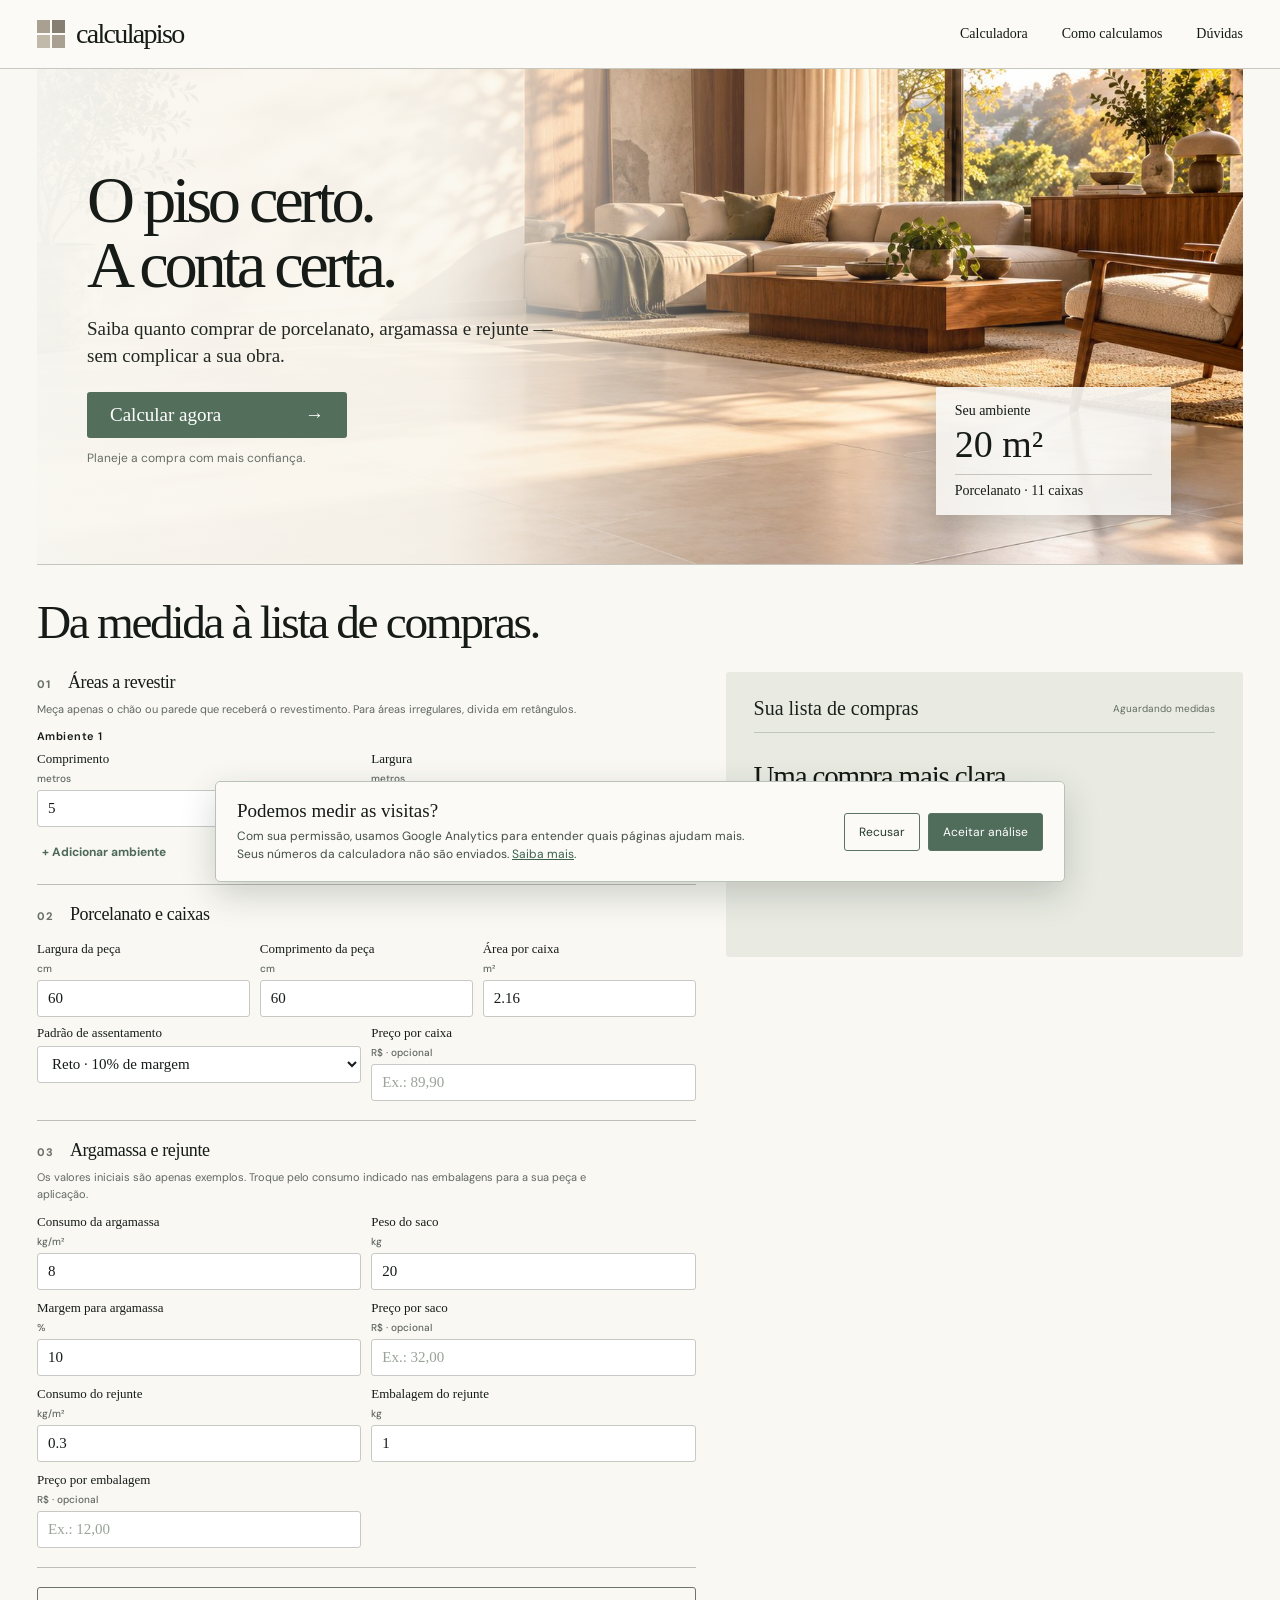
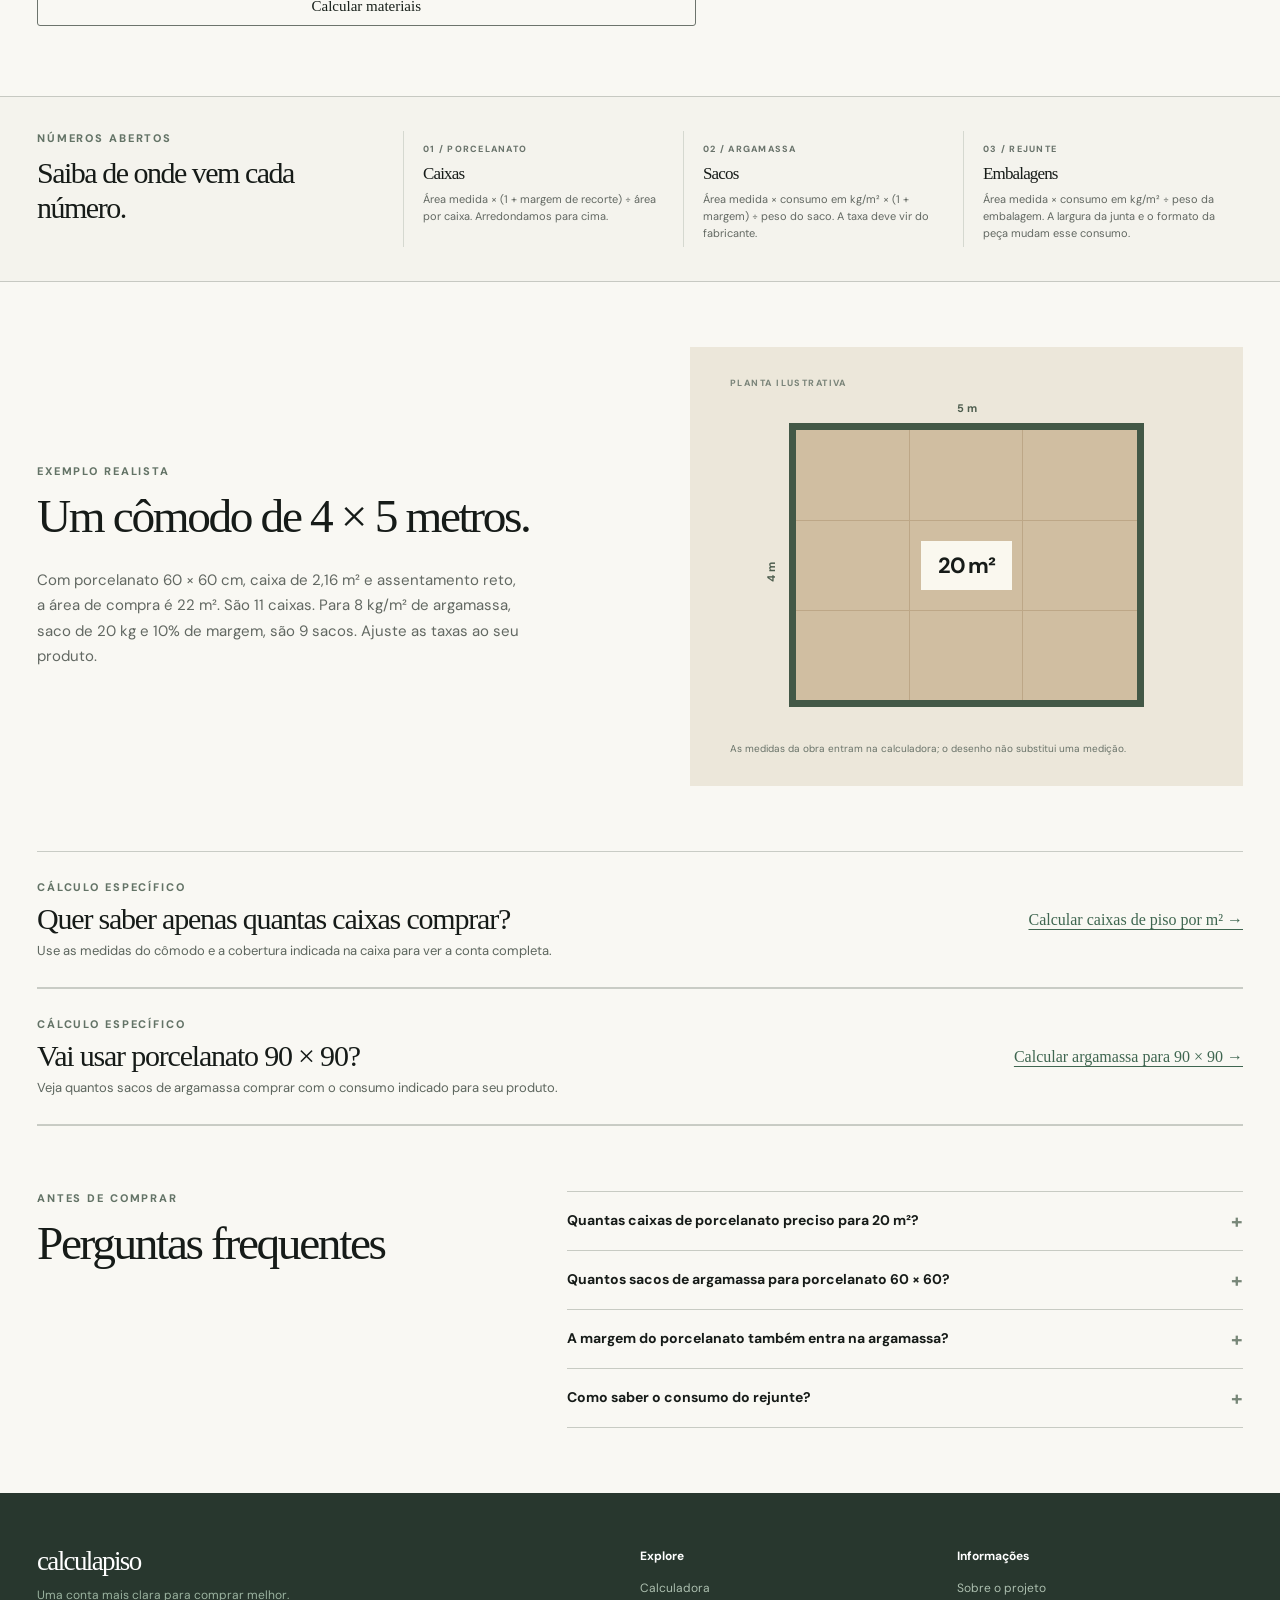
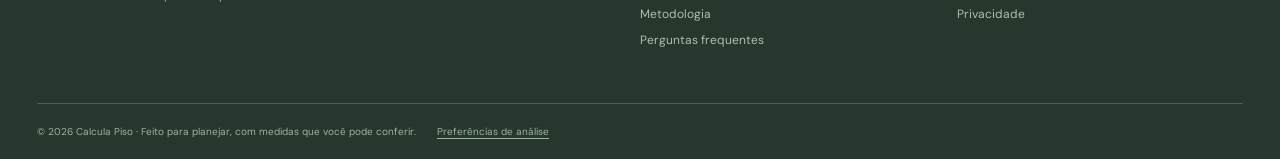
<file: index.html>
<!doctype html>
<html lang="pt-BR">
<head>
  <meta charset="utf-8"><meta name="viewport" content="width=device-width,initial-scale=1"><meta name="theme-color" content="#f5f3ed">
  <meta name="description" content="Calcule caixas de porcelanato, sacos de argamassa, rejunte e custo para sua obra. Simulador grátis com várias áreas, medidas reais e fórmulas transparentes.">
  <meta property="og:type" content="website"><meta property="og:locale" content="pt_BR"><meta property="og:title" content="Calculadora de Porcelanato | Calcula Piso"><meta property="og:description" content="Meça seus ambientes e monte uma lista de compra de porcelanato, argamassa e rejunte.">
  <script type="application/ld+json">{"@context":"https://schema.org","@type":"WebApplication","name":"Calcula Piso","applicationCategory":"UtilitiesApplication","operatingSystem":"Any","inLanguage":"pt-BR","isAccessibleForFree":true,"description":"Calculadora de porcelanato, argamassa e rejunte para planejamento de compra."}</script>
  <link rel="canonical" href="https://calcula-piso.vercel.app/"><meta property="og:url" content="https://calcula-piso.vercel.app/"><meta property="og:image" content="https://calcula-piso.vercel.app/hero-room.jpg"><meta name="twitter:card" content="summary_large_image"><link rel="preload" as="image" href="/hero-room.jpg"><title>Calculadora de Porcelanato: caixas, argamassa e rejunte | Calcula Piso</title>
  <link rel="icon" href="/favicon.svg" type="image/svg+xml"><link rel="stylesheet" href="/style.css"><link rel="stylesheet" href="/redesign.css"><script defer src="/analytics.js"></script><script defer src="/app.js"></script>
</head>
<body>
  <a class="skip-link" href="#calculadora">Pular para a calculadora</a>
  <header class="site-header"><div class="shell header-inner"><a class="logo" href="/" aria-label="Calcula Piso, página inicial"><span class="logo-mark" aria-hidden="true"><i></i><i></i><i></i><i></i></span><span>calcula<span class="logo-accent">piso</span><small>obra sem achismo</small></span></a><nav aria-label="Navegação principal"><a href="#calculadora">Calculadora</a><a href="#metodo">Como calculamos</a><a href="#duvidas">Dúvidas</a></nav><a class="nav-cta" href="#calculadora">Começar cálculo <span aria-hidden="true">↗</span></a></div></header>
  <main>
    <section class="hero shell" aria-labelledby="hero-title"><div class="hero-copy"><h1 id="hero-title">O piso certo.<br><em>A conta certa.</em></h1><p>Saiba quanto comprar de porcelanato, argamassa e rejunte — sem complicar a sua obra.</p><div class="hero-actions"><a class="primary-link" href="#calculadora">Calcular agora <span aria-hidden="true">→</span></a></div><div class="hero-proof">Planeje a compra com mais confiança.</div></div><div class="hero-sample" aria-hidden="true"><span>Seu ambiente</span><strong>20 m²</strong><small>Porcelanato · 11 caixas</small></div></section>
    <section class="tool-section shell" id="calculadora" aria-labelledby="tool-title"><div class="section-intro"><div><h2 id="tool-title">Da medida à lista de compras.</h2></div></div><div class="tool-layout">
      <form id="calculator" novalidate><fieldset class="form-block"><legend><span>01</span> Áreas a revestir</legend><p class="field-help">Meça apenas o chão ou parede que receberá o revestimento. Para áreas irregulares, divida em retângulos.</p><div id="rooms"></div><button class="text-button" type="button" id="add-room">+ Adicionar ambiente</button></fieldset>
        <fieldset class="form-block"><legend><span>02</span> Porcelanato e caixas</legend><div class="field-grid three"><label>Largura da peça <small>cm</small><input id="tile-width" type="number" inputmode="decimal" min="1" max="300" step="0.1" value="60" required></label><label>Comprimento da peça <small>cm</small><input id="tile-length" type="number" inputmode="decimal" min="1" max="300" step="0.1" value="60" required></label><label>Área por caixa <small>m²</small><input id="box-area" type="number" inputmode="decimal" min="0.01" max="100" step="0.01" value="2.16" required></label></div><div class="field-grid two"><label>Padrão de assentamento<select id="layout"><option value="10">Reto · 10% de margem</option><option value="15">Diagonal · 15% de margem</option><option value="20">Muitos recortes · 20% de margem</option></select></label><label>Preço por caixa <small>R$ · opcional</small><input id="box-price" type="number" inputmode="decimal" min="0" step="0.01" placeholder="Ex.: 89,90"></label></div></fieldset>
        <fieldset class="form-block"><legend><span>03</span> Argamassa e rejunte</legend><p class="field-help">Os valores iniciais são apenas exemplos. Troque pelo consumo indicado nas embalagens para a sua peça e aplicação.</p><div class="field-grid two"><label>Consumo da argamassa <small>kg/m²</small><input id="mortar-rate" type="number" inputmode="decimal" min="0.1" max="50" step="0.1" value="8" required></label><label>Peso do saco <small>kg</small><input id="mortar-bag" type="number" inputmode="decimal" min="0.1" max="100" step="0.1" value="20" required></label><label>Margem para argamassa <small>%</small><input id="mortar-loss" type="number" inputmode="decimal" min="0" max="100" step="1" value="10" required></label><label>Preço por saco <small>R$ · opcional</small><input id="mortar-price" type="number" inputmode="decimal" min="0" step="0.01" placeholder="Ex.: 32,00"></label><label>Consumo do rejunte <small>kg/m²</small><input id="grout-rate" type="number" inputmode="decimal" min="0.01" max="10" step="0.01" value="0.3" required></label><label>Embalagem do rejunte <small>kg</small><input id="grout-pack" type="number" inputmode="decimal" min="0.1" max="50" step="0.1" value="1" required></label><label>Preço por embalagem <small>R$ · opcional</small><input id="grout-price" type="number" inputmode="decimal" min="0" step="0.01" placeholder="Ex.: 12,00"></label></div></fieldset><p class="form-error" id="form-error" role="alert" hidden></p><button class="calculate-button" type="submit">Calcular materiais <span aria-hidden="true">↗</span></button></form>
      <aside class="results" aria-live="polite" aria-labelledby="results-title"><div class="results-head"><span>Sua lista de compras</span><span class="results-status" id="results-status">Aguardando medidas</span></div><h3 id="results-title">Uma compra mais clara.</h3><p class="results-lead" id="results-lead">Preencha os campos ao lado e veja quanto comprar.</p><div id="results-content" hidden><div class="result-feature"><span>Área medida</span><strong id="area-result">—</strong><small id="purchase-area">—</small></div><div class="result-list"><div><span><b>▦</b> Porcelanato</span><strong id="boxes-result">—</strong><small id="boxes-detail">—</small></div><div><span><b>◧</b> Argamassa</span><strong id="mortar-result">—</strong><small id="mortar-detail">—</small></div><div><span><b>◉</b> Rejunte</span><strong id="grout-result">—</strong><small id="grout-detail">—</small></div></div><div class="estimated-cost" id="cost-row" hidden><span>Total estimado</span><strong id="cost-result">—</strong></div><p class="result-note" id="result-note">Quantidade estimada. Confira o rendimento e a indicação de uso nas embalagens antes de comprar.</p><div class="result-actions"><button type="button" id="copy-result">Copiar lista</button><button type="button" id="print-result">Imprimir</button></div></div></aside>
    </div></section>
    <section class="method-section" id="metodo"><div class="shell method-grid"><div><p class="overline">Números abertos</p><h2>Saiba de onde vem cada número.</h2><p>Uma boa estimativa começa na embalagem. Nossa ferramenta faz as contas e arredonda a compra para caixas e sacos inteiros.</p><a href="#calculadora">Voltar à calculadora <span aria-hidden="true">↗</span></a></div><div class="method-cards"><article><span>01 / PORCELANATO</span><h3>Caixas</h3><p>Área medida × (1 + margem de recorte) ÷ área por caixa. Arredondamos para cima.</p></article><article><span>02 / ARGAMASSA</span><h3>Sacos</h3><p>Área medida × consumo em kg/m² × (1 + margem) ÷ peso do saco. A taxa deve vir do fabricante.</p></article><article><span>03 / REJUNTE</span><h3>Embalagens</h3><p>Área medida × consumo em kg/m² ÷ peso da embalagem. A largura da junta e o formato da peça mudam esse consumo.</p></article></div></div></section>
    <section class="example-section shell"><div class="example-intro"><p class="overline">Exemplo realista</p><h2>Um cômodo de 4 × 5 metros.</h2><p>Com porcelanato 60 × 60 cm, caixa de 2,16 m² e assentamento reto, a área de compra é 22 m². São 11 caixas. Para 8 kg/m² de argamassa, saco de 20 kg e 10% de margem, são 9 sacos. Ajuste as taxas ao seu produto.</p></div><div class="example-visual"><div class="plan-label">PLANTA ILUSTRATIVA</div><div class="room-plan"><span class="top-measure">5 m</span><span class="side-measure">4 m</span><div class="plan-grid"></div><strong>20 m²</strong></div><span class="example-caption">As medidas da obra entram na calculadora; o desenho não substitui uma medição.</span></div></section>
    <section class="shell related-tool"><div><p class="overline">Cálculo específico</p><h2>Quer saber apenas quantas caixas comprar?</h2><p>Use as medidas do cômodo e a cobertura indicada na caixa para ver a conta completa.</p></div><a href="/quantas-caixas-de-piso">Calcular caixas de piso por m² →</a></section>
    <section class="shell related-tool"><div><p class="overline">Cálculo específico</p><h2>Vai usar porcelanato 90 × 90?</h2><p>Veja quantos sacos de argamassa comprar com o consumo indicado para seu produto.</p></div><a href="/argamassa-porcelanato-90x90">Calcular argamassa para 90 × 90 →</a></section>
    <section class="faq-section shell" id="duvidas"><div><p class="overline">Antes de comprar</p><h2>Perguntas frequentes</h2></div><div class="faq-list"><details><summary>Quantas caixas de porcelanato preciso para 20 m²?</summary><p>Depende da cobertura de cada caixa e da margem para cortes. Com uma caixa de 2,16 m² e margem de 10%, a compra é de 22 m²: 22 ÷ 2,16 = 10,19, arredondando para 11 caixas.</p></details><details><summary>Quantos sacos de argamassa para porcelanato 60 × 60?</summary><p>O tamanho da peça sozinho não define o consumo. Consulte a ficha técnica da argamassa para o método de assentamento. No exemplo de 20 m², 8 kg/m², 10% de margem e sacos de 20 kg, são 176 kg ou 9 sacos.</p></details><details><summary>A margem do porcelanato também entra na argamassa?</summary><p>Não. A margem das caixas cobre recortes e quebras das peças. A argamassa tem sua própria margem para perdas de aplicação.</p></details><details><summary>Como saber o consumo do rejunte?</summary><p>Procure a tabela do fabricante. O consumo muda com o tamanho e a espessura da peça, a largura da junta e o tipo de rejunte. Digite na calculadora o valor em kg/m² indicado para o seu caso.</p></details></div></section>
  </main><footer class="site-footer"><div class="shell footer-grid"><div><a class="logo footer-logo" href="/">calculapiso</a><p>Uma conta mais clara para comprar melhor.</p></div><div><strong>Explore</strong><a href="#calculadora">Calculadora</a><a href="#metodo">Metodologia</a><a href="#duvidas">Perguntas frequentes</a></div><div><strong>Informações</strong><a href="/sobre">Sobre o projeto</a><a href="/privacidade">Privacidade</a></div></div><div class="shell footer-bottom">© <span id="year">2026</span> Calcula Piso · Feito para planejar, com medidas que você pode conferir.</div></footer>
</body></html>
</file>
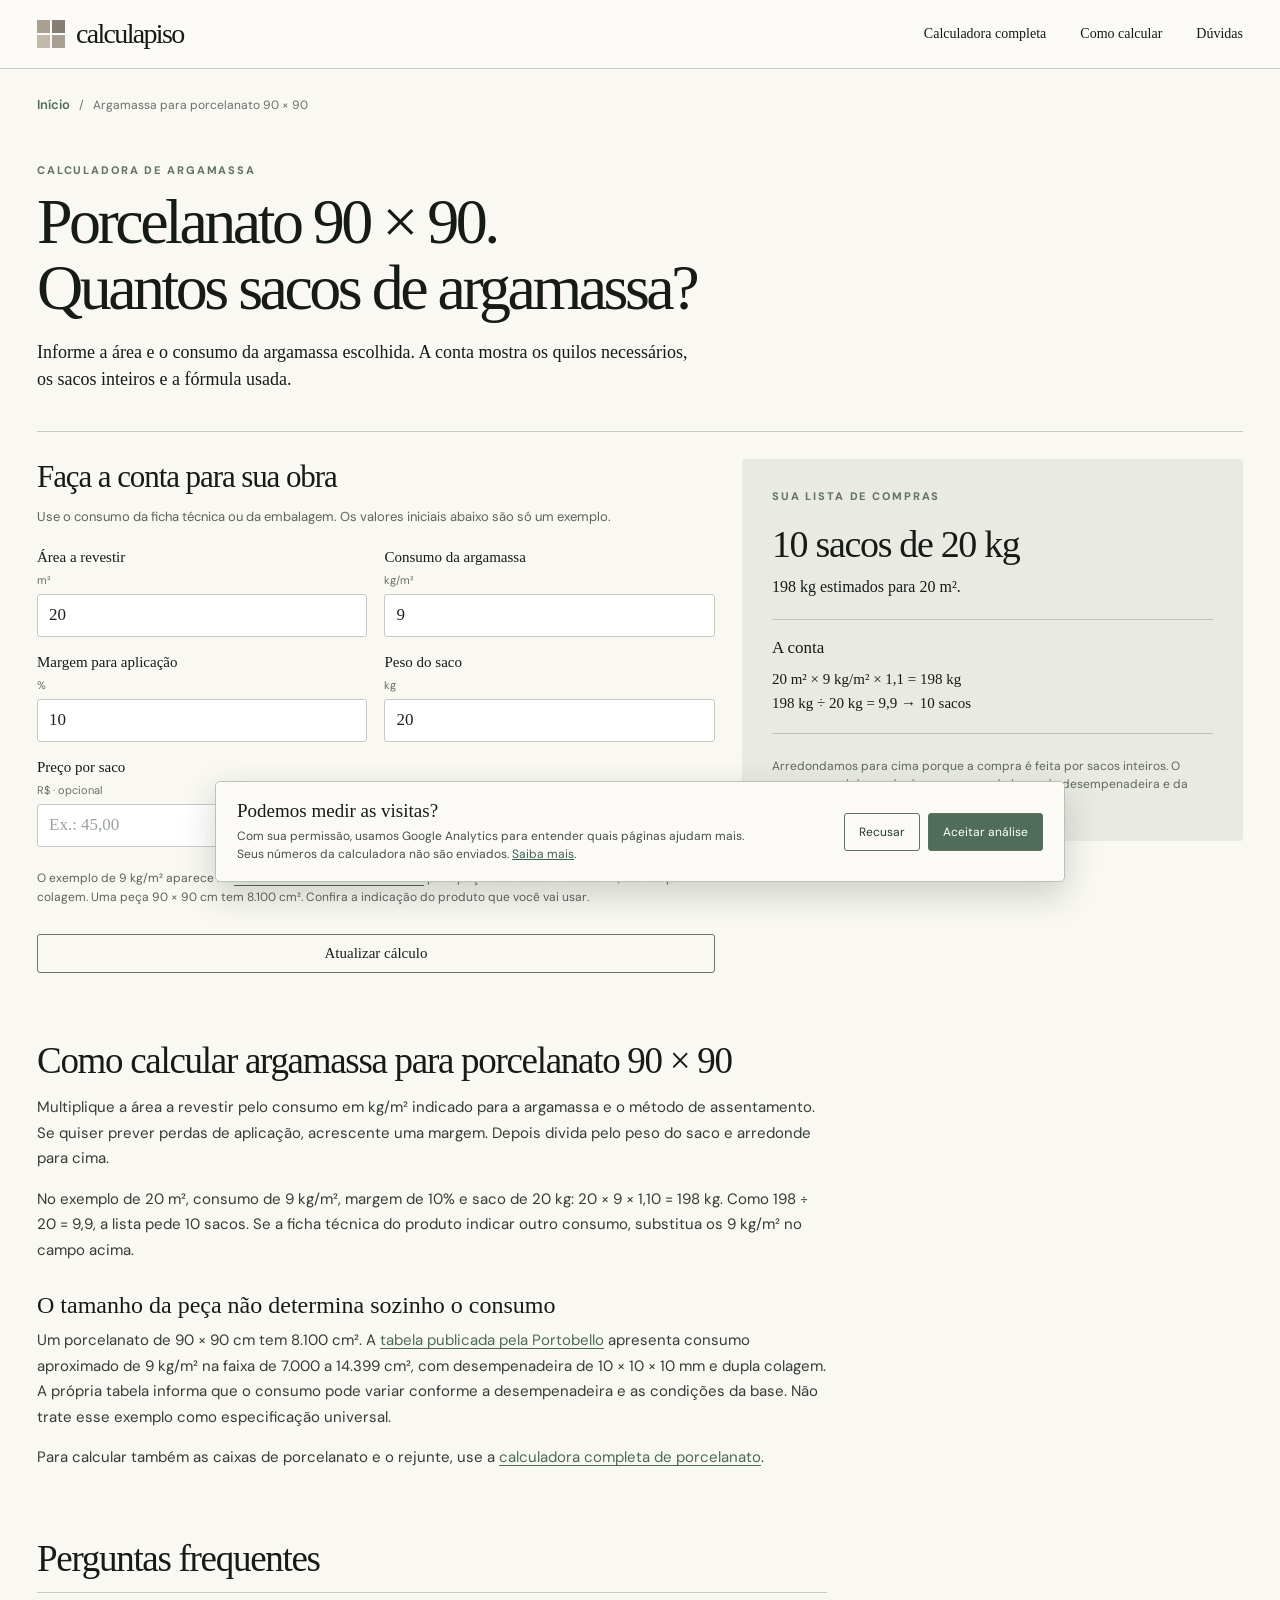
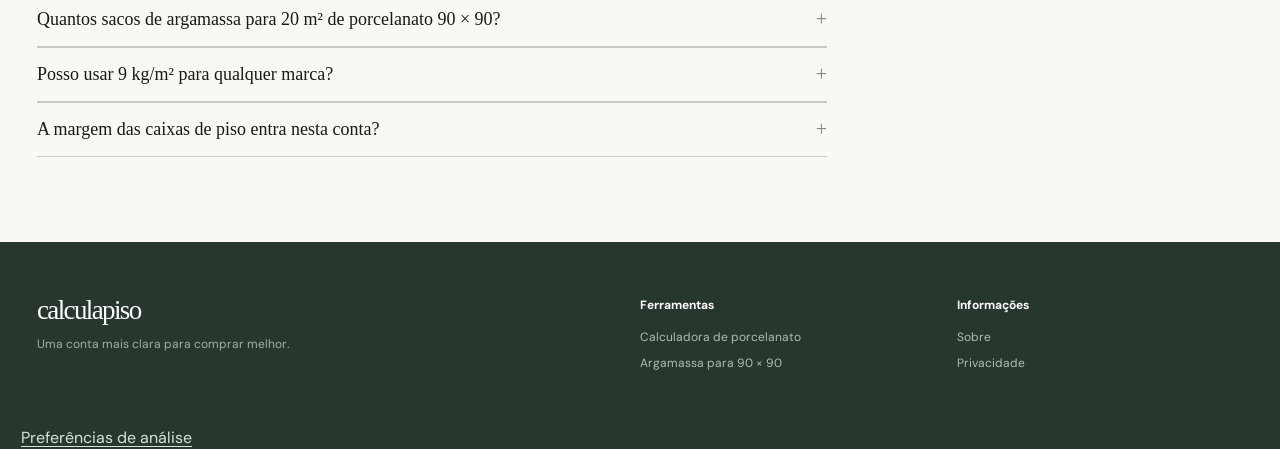
<file: argamassa-porcelanato-90x90.html>
<!doctype html>
<html lang="pt-BR">
<head>
  <meta charset="utf-8">
  <meta name="viewport" content="width=device-width,initial-scale=1">
  <meta name="theme-color" content="#f9f8f3">
  <meta name="description" content="Calcule quantos sacos de argamassa comprar para porcelanato 90 × 90 cm. Ajuste a área, o consumo indicado pelo fabricante, a margem e o peso do saco.">
  <link rel="canonical" href="https://calcula-piso.vercel.app/argamassa-porcelanato-90x90">
  <meta property="og:type" content="website">
  <meta property="og:locale" content="pt_BR">
  <meta property="og:title" content="Argamassa para porcelanato 90 × 90: quantos sacos comprar?">
  <meta property="og:description" content="Faça a conta com o consumo do seu produto e veja a quantidade de sacos inteiros.">
  <meta property="og:url" content="https://calcula-piso.vercel.app/argamassa-porcelanato-90x90">
  <script type="application/ld+json">{"@context":"https://schema.org","@type":"WebApplication","name":"Calculadora de argamassa para porcelanato 90 × 90","applicationCategory":"UtilitiesApplication","operatingSystem":"Any","inLanguage":"pt-BR","isAccessibleForFree":true,"description":"Estima sacos de argamassa para porcelanato 90 × 90 cm com consumo editável."}</script>
  <title>Argamassa para Porcelanato 90 × 90: Quantos Sacos? | Calcula Piso</title>
  <link rel="icon" href="/favicon.svg" type="image/svg+xml">
  <link rel="stylesheet" href="/style.css">
  <link rel="stylesheet" href="/redesign.css"><script defer src="/analytics.js"></script>
  <script defer src="/argamassa-90x90.js"></script>
</head>
<body>
  <a class="skip-link" href="#calculadora-argamassa">Pular para a calculadora</a>
  <header class="site-header"><div class="shell header-inner"><a class="logo" href="/" aria-label="Calcula Piso, página inicial"><span class="logo-mark" aria-hidden="true"><i></i><i></i><i></i><i></i></span><span>calcula<span class="logo-accent">piso</span></span></a><nav aria-label="Navegação principal"><a href="/#calculadora">Calculadora completa</a><a href="#como-calcular">Como calcular</a><a href="#perguntas">Dúvidas</a></nav></div></header>
  <main class="shell specialty-page">
    <nav class="breadcrumb" aria-label="Você está aqui"><a href="/">Início</a><span aria-hidden="true">/</span><span>Argamassa para porcelanato 90 × 90</span></nav>
    <header class="specialty-intro"><p class="overline">Calculadora de argamassa</p><h1>Porcelanato 90 × 90.<br>Quantos sacos de argamassa?</h1><p>Informe a área e o consumo da argamassa escolhida. A conta mostra os quilos necessários, os sacos inteiros e a fórmula usada.</p></header>
    <div class="specialty-grid" id="calculadora-argamassa">
      <form id="mortar-form" class="specialty-form" novalidate>
        <h2>Faça a conta para sua obra</h2>
        <p>Use o consumo da ficha técnica ou da embalagem. Os valores iniciais abaixo são só um exemplo.</p>
        <div class="specialty-fields">
          <label>Área a revestir <span>m²</span><input id="area" type="number" inputmode="decimal" min="0.01" max="100000" step="0.01" value="20" required></label>
          <label>Consumo da argamassa <span>kg/m²</span><input id="rate" type="number" inputmode="decimal" min="0.1" max="50" step="0.1" value="9" required></label>
          <label>Margem para aplicação <span>%</span><input id="loss" type="number" inputmode="decimal" min="0" max="100" step="1" value="10" required></label>
          <label>Peso do saco <span>kg</span><input id="bag" type="number" inputmode="decimal" min="0.1" max="100" step="0.1" value="20" required></label>
          <label>Preço por saco <span>R$ · opcional</span><input id="price" type="number" inputmode="decimal" min="0" max="100000" step="0.01" placeholder="Ex.: 45,00"></label>
        </div>
        <p class="field-help">O exemplo de 9 kg/m² aparece na <a href="https://www.portobello.com.br/produtos/abrir/6321/catalogo_final_argamassa_rejuntes_eng_web.pdf">tabela de consumo da Portobello</a> para peças de 7.000 a 14.399 cm², com dupla colagem. Uma peça 90 × 90 cm tem 8.100 cm². Confira a indicação do produto que você vai usar.</p>
        <p class="form-error" id="mortar-error" role="alert" hidden></p>
        <button class="calculate-button" type="submit">Atualizar cálculo</button>
      </form>
      <section class="specialty-result" aria-live="polite" aria-labelledby="answer-title">
        <p class="overline">Sua lista de compras</p><h2 id="answer-title"><span id="bags">10</span> sacos de <span id="bag-size">20</span> kg</h2>
        <p id="weight">198 kg estimados para 20 m².</p>
        <div class="answer-math"><strong>A conta</strong><span id="formula">20 m² × 9 kg/m² × 1,10 = 198 kg<br>198 kg ÷ 20 kg = 9,9 → 10 sacos</span></div>
        <p id="cost" hidden></p>
        <small>Arredondamos para cima porque a compra é feita por sacos inteiros. O consumo real depende da argamassa, da base, da desempenadeira e da aplicação.</small>
      </section>
    </div>
    <section class="specialty-copy" id="como-calcular"><h2>Como calcular argamassa para porcelanato 90 × 90</h2><p>Multiplique a área a revestir pelo consumo em kg/m² indicado para a argamassa e o método de assentamento. Se quiser prever perdas de aplicação, acrescente uma margem. Depois divida pelo peso do saco e arredonde para cima.</p><p>No exemplo de 20 m², consumo de 9 kg/m², margem de 10% e saco de 20 kg: 20 × 9 × 1,10 = 198 kg. Como 198 ÷ 20 = 9,9, a lista pede 10 sacos. Se a ficha técnica do produto indicar outro consumo, substitua os 9 kg/m² no campo acima.</p><h3>O tamanho da peça não determina sozinho o consumo</h3><p>Um porcelanato de 90 × 90 cm tem 8.100 cm². A <a href="https://www.portobello.com.br/produtos/abrir/6321/catalogo_final_argamassa_rejuntes_eng_web.pdf">tabela publicada pela Portobello</a> apresenta consumo aproximado de 9 kg/m² na faixa de 7.000 a 14.399 cm², com desempenadeira de 10 × 10 × 10 mm e dupla colagem. A própria tabela informa que o consumo pode variar conforme a desempenadeira e as condições da base. Não trate esse exemplo como especificação universal.</p><p>Para calcular também as caixas de porcelanato e o rejunte, use a <a href="/#calculadora">calculadora completa de porcelanato</a>.</p></section>
    <section class="specialty-faq" id="perguntas"><h2>Perguntas frequentes</h2><details><summary>Quantos sacos de argamassa para 20 m² de porcelanato 90 × 90?</summary><p>Com consumo de 9 kg/m², margem de 10% e sacos de 20 kg, são 10 sacos. O número muda se o fabricante indicar outro consumo ou outro peso de embalagem.</p></details><details><summary>Posso usar 9 kg/m² para qualquer marca?</summary><p>Não. Esse número é um exemplo de uma tabela específica da Portobello. Confira a embalagem e a ficha técnica da argamassa escolhida, inclusive a indicação para o local de aplicação e para o tamanho da peça.</p></details><details><summary>A margem das caixas de piso entra nesta conta?</summary><p>Não. Recortes e quebras afetam a compra de peças. A margem da argamassa é separada e serve para perdas durante a aplicação.</p></details></section>
  </main>
  <footer class="site-footer"><div class="shell footer-grid"><div><a class="logo footer-logo" href="/">calculapiso</a><p>Uma conta mais clara para comprar melhor.</p></div><div><strong>Ferramentas</strong><a href="/#calculadora">Calculadora de porcelanato</a><a href="/argamassa-porcelanato-90x90">Argamassa para 90 × 90</a></div><div><strong>Informações</strong><a href="/sobre">Sobre</a><a href="/privacidade">Privacidade</a></div></div></footer>
</body>
</html>
</file>
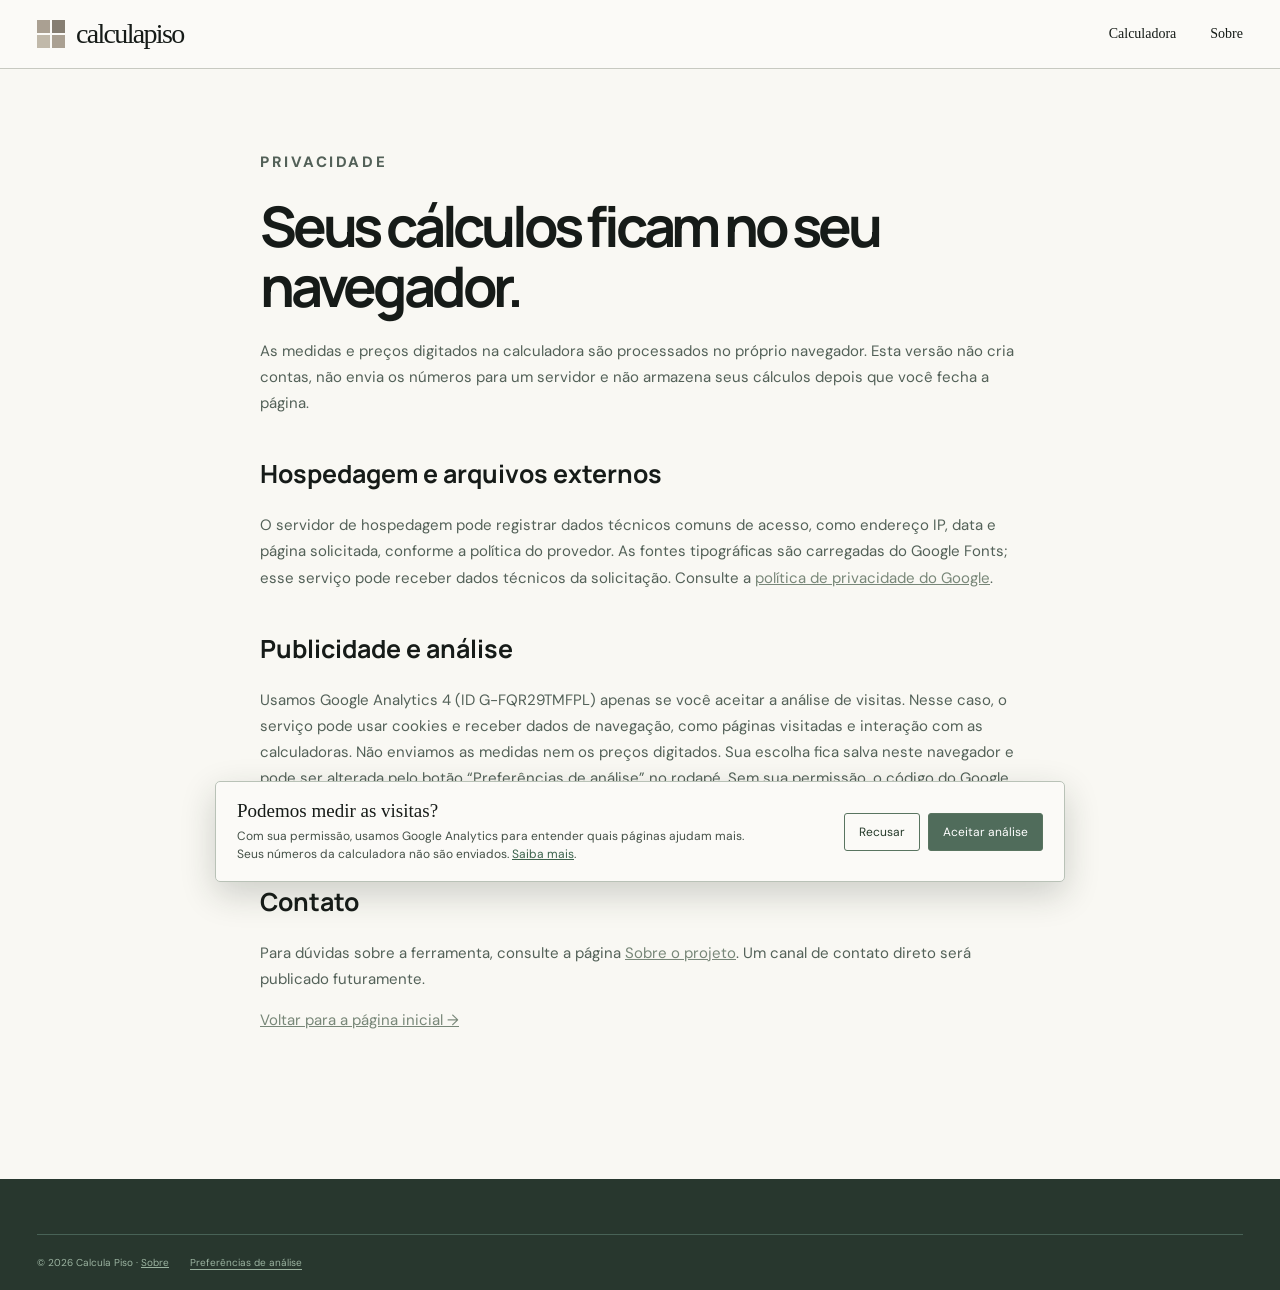
<file: privacidade.html>
<!doctype html><html lang="pt-BR"><head><meta charset="utf-8"><meta name="viewport" content="width=device-width,initial-scale=1"><meta name="description" content="Saiba como os dados da calculadora são tratados pelo Calcula Piso."><link rel="canonical" href="https://calcula-piso.vercel.app/privacidade"><title>Privacidade | Calcula Piso</title><link rel="icon" href="/favicon.svg" type="image/svg+xml"><link rel="stylesheet" href="/style.css"><link rel="stylesheet" href="/redesign.css"><script defer src="/analytics.js"></script></head><body><a class="skip-link" href="#conteudo">Pular para o conteúdo</a><header class="site-header"><div class="shell header-inner"><a class="logo" href="/" aria-label="Calcula Piso, início"><span class="logo-mark" aria-hidden="true"><i></i><i></i><i></i><i></i></span><span>calcula<span class="logo-accent">piso</span><small>obra sem achismo</small></span></a><nav><a href="/#calculadora">Calculadora</a><a href="/sobre">Sobre</a></nav><a class="nav-cta" href="/#calculadora">Calcular <span aria-hidden="true">↗</span></a></div></header><main id="conteudo" class="shell simple-page"><p class="overline">Privacidade</p><h1>Seus cálculos ficam no seu navegador.</h1><p>As medidas e preços digitados na calculadora são processados no próprio navegador. Esta versão não cria contas, não envia os números para um servidor e não armazena seus cálculos depois que você fecha a página.</p><h2>Hospedagem e arquivos externos</h2><p>O servidor de hospedagem pode registrar dados técnicos comuns de acesso, como endereço IP, data e página solicitada, conforme a política do provedor. As fontes tipográficas são carregadas do Google Fonts; esse serviço pode receber dados técnicos da solicitação. Consulte a <a href="https://policies.google.com/privacy">política de privacidade do Google</a>.</p><h2>Publicidade e análise</h2><p>Usamos Google Analytics 4 (ID G-FQR29TMFPL) apenas se você aceitar a análise de visitas. Nesse caso, o serviço pode usar cookies e receber dados de navegação, como páginas visitadas e interação com as calculadoras. Não enviamos as medidas nem os preços digitados. Sua escolha fica salva neste navegador e pode ser alterada pelo botão “Preferências de análise” no rodapé. Sem sua permissão, o código do Google Analytics não é carregado. Não exibimos anúncios nem usamos Google AdSense nesta versão. Saiba mais na <a href="https://policies.google.com/privacy">política de privacidade do Google</a>.</p><h2>Contato</h2><p>Para dúvidas sobre a ferramenta, consulte a página <a href="/sobre">Sobre o projeto</a>. Um canal de contato direto será publicado futuramente.</p><p><a href="/">Voltar para a página inicial →</a></p></main><footer class="site-footer"><div class="shell footer-bottom">© 2026 Calcula Piso · <a href="/sobre">Sobre</a></div></footer></body></html>
</file>
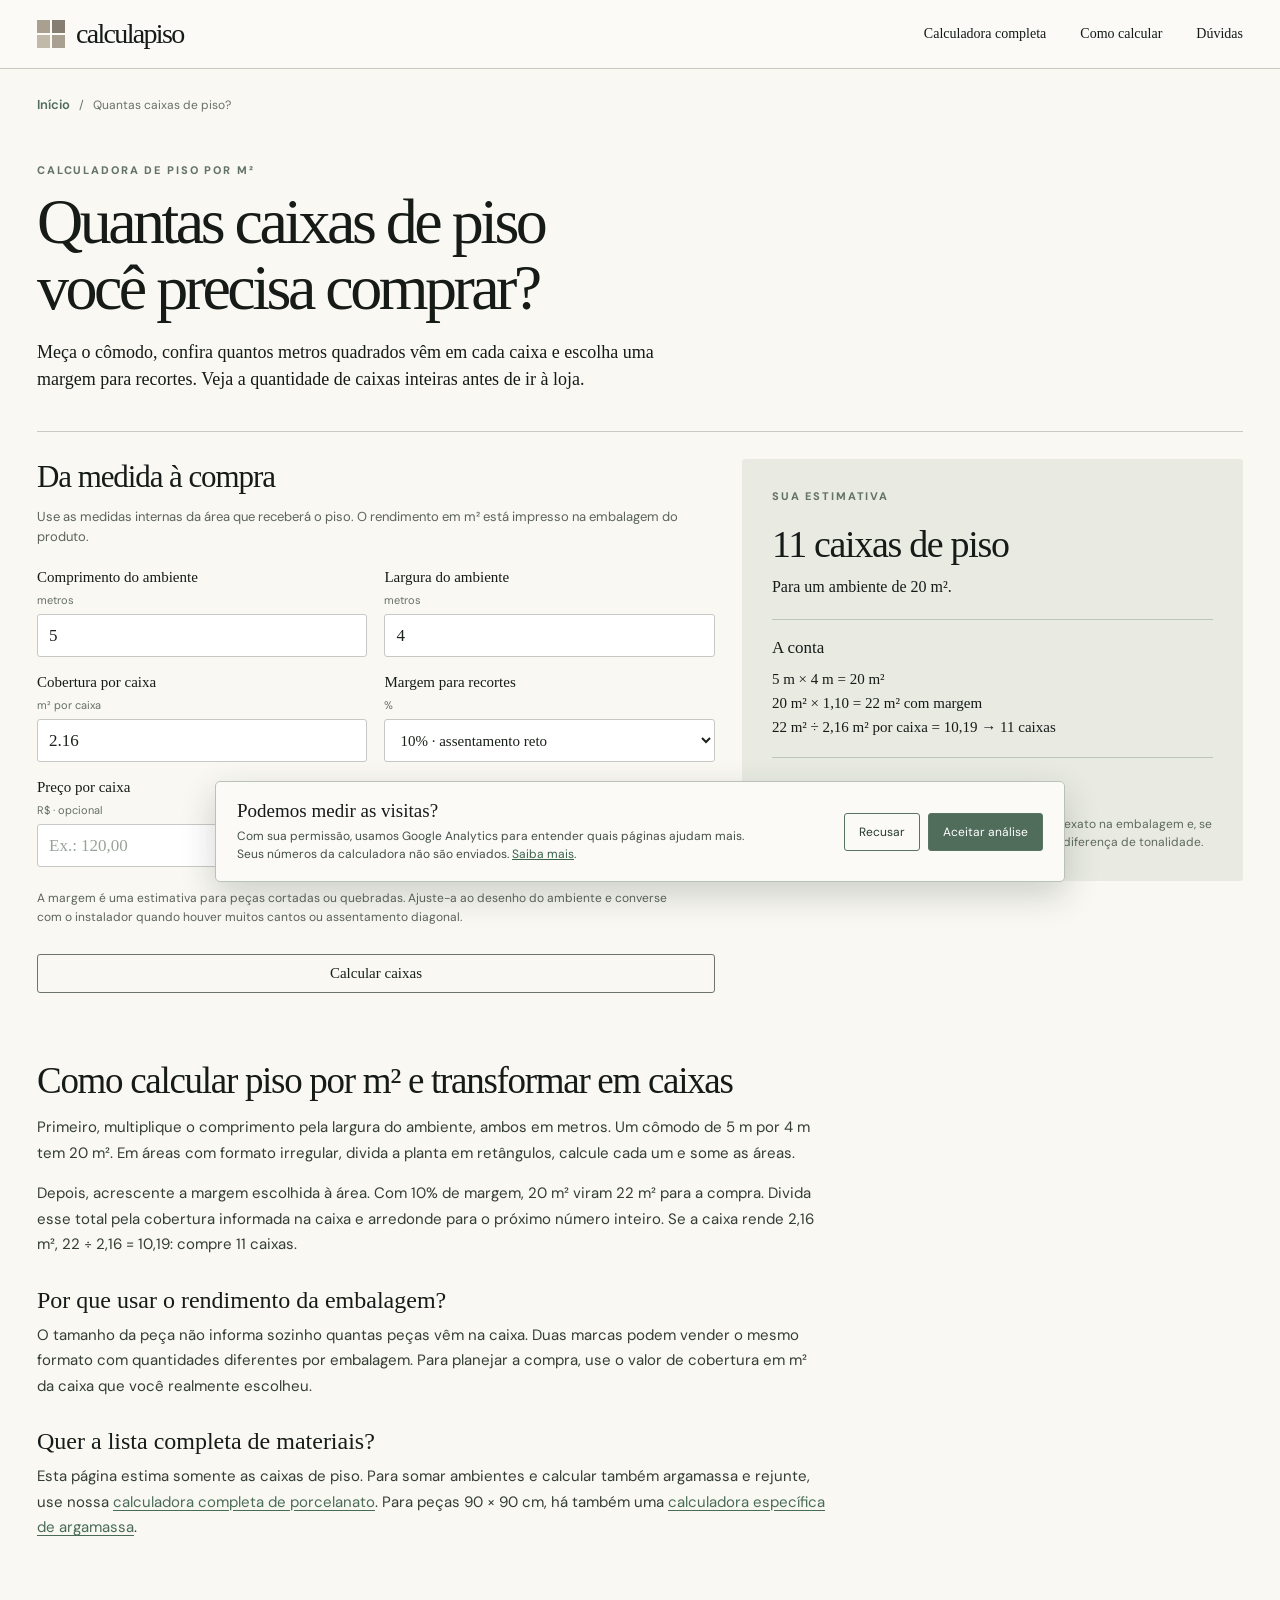
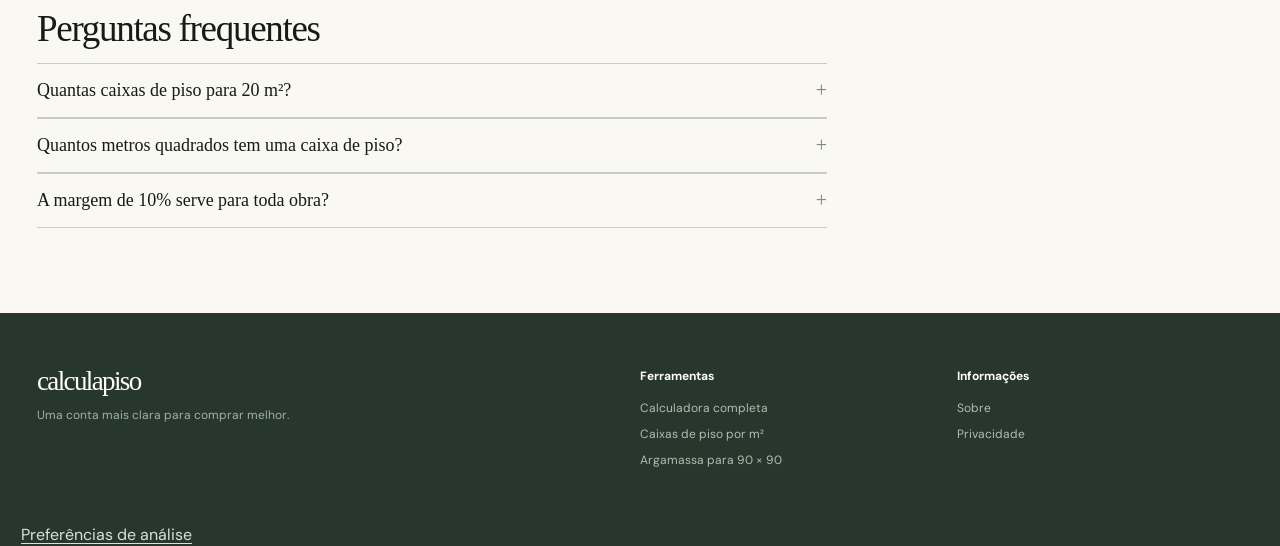
<file: quantas-caixas-de-piso.html>
<!doctype html>
<html lang="pt-BR">
<head>
  <meta charset="utf-8">
  <meta name="viewport" content="width=device-width,initial-scale=1">
  <meta name="theme-color" content="#f9f8f3">
  <meta name="description" content="Calcule quantas caixas de piso comprar por m². Informe comprimento, largura, rendimento da caixa e margem para recortes; veja a conta e o custo estimado.">
  <link rel="canonical" href="https://calcula-piso.vercel.app/quantas-caixas-de-piso">
  <meta property="og:type" content="website">
  <meta property="og:locale" content="pt_BR">
  <meta property="og:title" content="Quantas caixas de piso comprar? Calculadora por m²">
  <meta property="og:description" content="Da medida do cômodo ao número de caixas, com margem para recortes e fórmula aberta.">
  <meta property="og:url" content="https://calcula-piso.vercel.app/quantas-caixas-de-piso">
  <script type="application/ld+json">{"@context":"https://schema.org","@type":"WebApplication","name":"Calculadora de caixas de piso por m²","applicationCategory":"UtilitiesApplication","operatingSystem":"Any","inLanguage":"pt-BR","isAccessibleForFree":true,"description":"Calcula caixas inteiras de piso a partir das dimensões do ambiente, cobertura por caixa e margem para recortes."}</script>
  <title>Quantas Caixas de Piso Comprar? Calculadora por m² | Calcula Piso</title>
  <link rel="icon" href="/favicon.svg" type="image/svg+xml">
  <link rel="stylesheet" href="/style.css">
  <link rel="stylesheet" href="/redesign.css">
  <script defer src="/analytics.js"></script>
  <script defer src="/quantas-caixas-de-piso.js"></script>
</head>
<body>
  <a class="skip-link" href="#calculadora-caixas">Pular para a calculadora</a>
  <header class="site-header"><div class="shell header-inner"><a class="logo" href="/" aria-label="Calcula Piso, página inicial"><span class="logo-mark" aria-hidden="true"><i></i><i></i><i></i><i></i></span><span>calcula<span class="logo-accent">piso</span></span></a><nav aria-label="Navegação principal"><a href="/#calculadora">Calculadora completa</a><a href="#como-calcular">Como calcular</a><a href="#perguntas">Dúvidas</a></nav></div></header>
  <main class="shell specialty-page">
    <nav class="breadcrumb" aria-label="Você está aqui"><a href="/">Início</a><span aria-hidden="true">/</span><span>Quantas caixas de piso?</span></nav>
    <header class="specialty-intro"><p class="overline">Calculadora de piso por m²</p><h1>Quantas caixas de piso<br>você precisa comprar?</h1><p>Meça o cômodo, confira quantos metros quadrados vêm em cada caixa e escolha uma margem para recortes. Veja a quantidade de caixas inteiras antes de ir à loja.</p></header>
    <div class="specialty-grid" id="calculadora-caixas">
      <form id="boxes-form" class="specialty-form" novalidate>
        <h2>Da medida à compra</h2><p>Use as medidas internas da área que receberá o piso. O rendimento em m² está impresso na embalagem do produto.</p>
        <div class="specialty-fields">
          <label>Comprimento do ambiente <span>metros</span><input id="length" type="number" inputmode="decimal" min="0.01" max="1000" step="0.01" value="5" required></label>
          <label>Largura do ambiente <span>metros</span><input id="width" type="number" inputmode="decimal" min="0.01" max="1000" step="0.01" value="4" required></label>
          <label>Cobertura por caixa <span>m² por caixa</span><input id="coverage" type="number" inputmode="decimal" min="0.01" max="100" step="0.01" value="2.16" required></label>
          <label>Margem para recortes <span>%</span><select id="loss"><option value="0">0% · sem margem</option><option value="10" selected>10% · assentamento reto</option><option value="15">15% · muitos recortes</option><option value="20">20% · projeto complexo</option></select></label>
          <label>Preço por caixa <span>R$ · opcional</span><input id="price" type="number" inputmode="decimal" min="0" max="100000" step="0.01" placeholder="Ex.: 120,00"></label>
        </div>
        <p class="field-help">A margem é uma estimativa para peças cortadas ou quebradas. Ajuste-a ao desenho do ambiente e converse com o instalador quando houver muitos cantos ou assentamento diagonal.</p>
        <p class="form-error" id="boxes-error" role="alert" hidden></p>
        <button class="calculate-button" type="submit">Calcular caixas</button>
      </form>
      <section class="specialty-result" aria-live="polite" aria-labelledby="answer-title"><p class="overline">Sua estimativa</p><h2 id="answer-title"><span id="boxes">11</span> <span id="boxes-unit">caixas</span> de piso</h2><p id="area-description">Para um ambiente de 20 m².</p><div class="answer-math"><strong>A conta</strong><span id="formula">5 m × 4 m = 20 m²<br>20 m² × 1,10 = 22 m² com margem<br>22 m² ÷ 2,16 m² por caixa = 10,19 → 11 caixas</span></div><p id="coverage-description">11 caixas cobrem 23,76 m².</p><p id="cost" hidden></p><small>Caixas são vendidas inteiras. Confira o rendimento exato na embalagem e, se possível, compre peças do mesmo lote para evitar diferença de tonalidade.</small></section>
    </div>
    <section class="specialty-copy" id="como-calcular"><h2>Como calcular piso por m² e transformar em caixas</h2><p>Primeiro, multiplique o comprimento pela largura do ambiente, ambos em metros. Um cômodo de 5 m por 4 m tem 20 m². Em áreas com formato irregular, divida a planta em retângulos, calcule cada um e some as áreas.</p><p>Depois, acrescente a margem escolhida à área. Com 10% de margem, 20 m² viram 22 m² para a compra. Divida esse total pela cobertura informada na caixa e arredonde para o próximo número inteiro. Se a caixa rende 2,16 m², 22 ÷ 2,16 = 10,19: compre 11 caixas.</p><h3>Por que usar o rendimento da embalagem?</h3><p>O tamanho da peça não informa sozinho quantas peças vêm na caixa. Duas marcas podem vender o mesmo formato com quantidades diferentes por embalagem. Para planejar a compra, use o valor de cobertura em m² da caixa que você realmente escolheu.</p><h3>Quer a lista completa de materiais?</h3><p>Esta página estima somente as caixas de piso. Para somar ambientes e calcular também argamassa e rejunte, use nossa <a href="/#calculadora">calculadora completa de porcelanato</a>. Para peças 90 × 90 cm, há também uma <a href="/argamassa-porcelanato-90x90">calculadora específica de argamassa</a>.</p></section>
    <section class="specialty-faq" id="perguntas"><h2>Perguntas frequentes</h2><details><summary>Quantas caixas de piso para 20 m²?</summary><p>Com 10% de margem e caixas que cobrem 2,16 m², são 11 caixas: 20 × 1,10 ÷ 2,16 = 10,19, arredondado para cima. Troque o rendimento pelo valor da embalagem escolhida.</p></details><details><summary>Quantos metros quadrados tem uma caixa de piso?</summary><p>Depende do produto e da quantidade de peças na embalagem. Procure a indicação de cobertura em m² na caixa ou na ficha do fabricante; não estime apenas pelo tamanho da peça.</p></details><details><summary>A margem de 10% serve para toda obra?</summary><p>Não. Ela é um ponto de partida para assentamento simples. Diagonais, muitos recortes, paginação especial e formatos irregulares podem exigir outra margem. Confirme com quem instalará o piso.</p></details></section>
  </main>
  <footer class="site-footer"><div class="shell footer-grid"><div><a class="logo footer-logo" href="/">calculapiso</a><p>Uma conta mais clara para comprar melhor.</p></div><div><strong>Ferramentas</strong><a href="/#calculadora">Calculadora completa</a><a href="/quantas-caixas-de-piso">Caixas de piso por m²</a><a href="/argamassa-porcelanato-90x90">Argamassa para 90 × 90</a></div><div><strong>Informações</strong><a href="/sobre">Sobre</a><a href="/privacidade">Privacidade</a></div></div></footer>
</body>
</html>
</file>
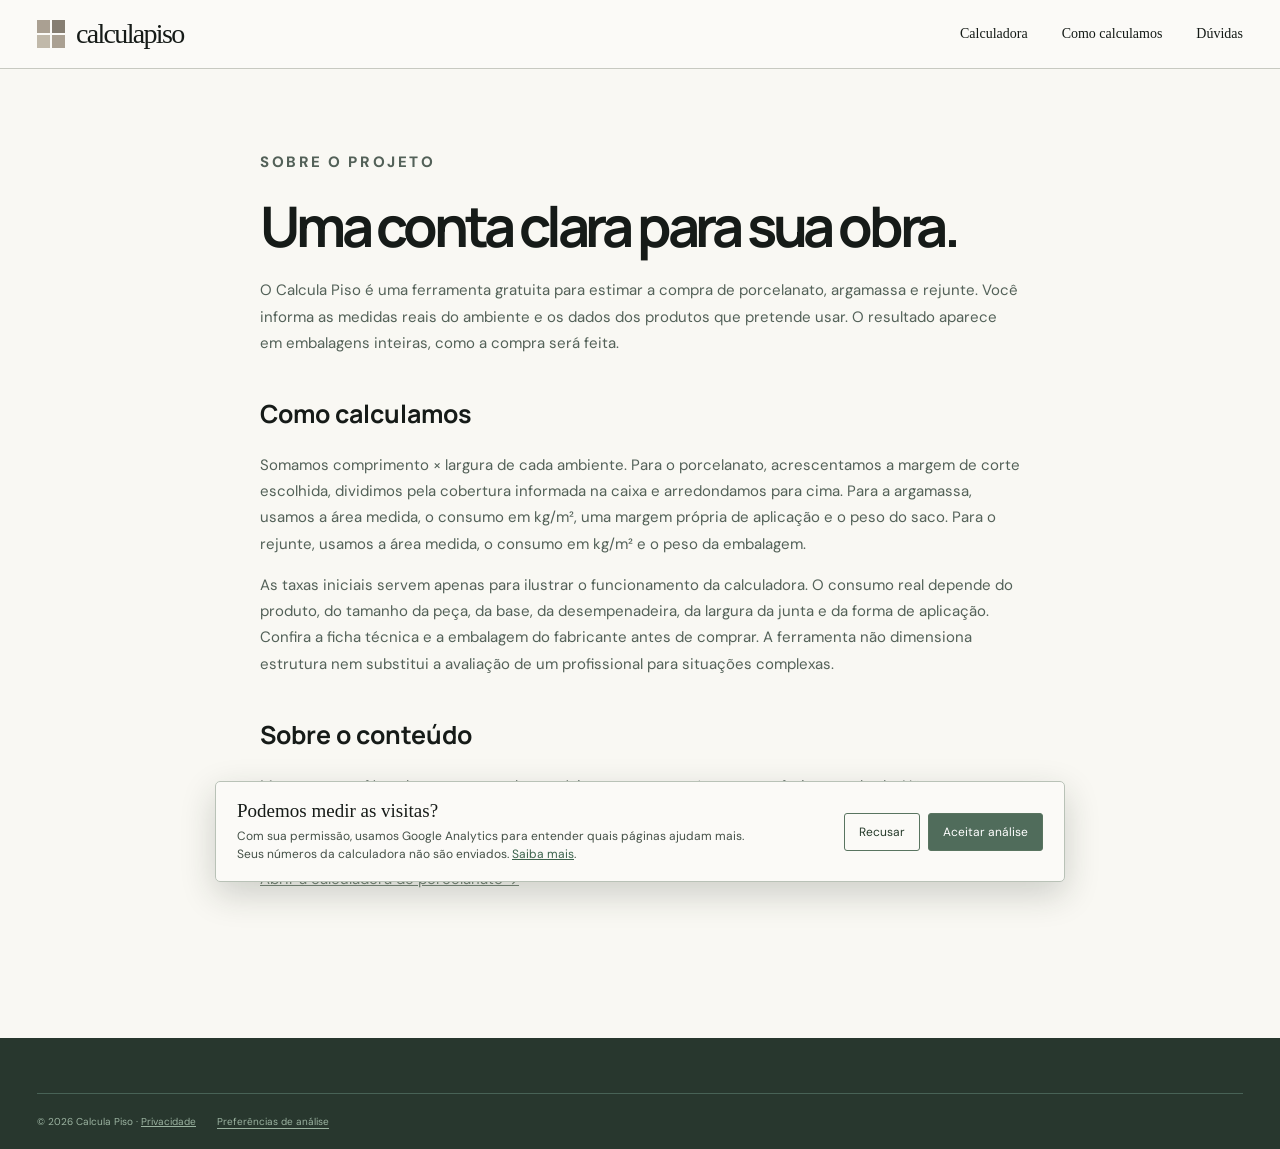
<file: sobre.html>
<!doctype html><html lang="pt-BR"><head><meta charset="utf-8"><meta name="viewport" content="width=device-width,initial-scale=1"><meta name="description" content="Conheça o Calcula Piso e a metodologia usada para estimar caixas de porcelanato, argamassa e rejunte."><link rel="canonical" href="https://calcula-piso.vercel.app/sobre"><title>Sobre e metodologia | Calcula Piso</title><link rel="icon" href="/favicon.svg" type="image/svg+xml"><link rel="stylesheet" href="/style.css"><link rel="stylesheet" href="/redesign.css"><script defer src="/analytics.js"></script></head><body><a class="skip-link" href="#conteudo">Pular para o conteúdo</a><header class="site-header"><div class="shell header-inner"><a class="logo" href="/" aria-label="Calcula Piso, início"><span class="logo-mark" aria-hidden="true"><i></i><i></i><i></i><i></i></span><span>calcula<span class="logo-accent">piso</span><small>obra sem achismo</small></span></a><nav><a href="/#calculadora">Calculadora</a><a href="/#metodo">Como calculamos</a><a href="/#duvidas">Dúvidas</a></nav><a class="nav-cta" href="/#calculadora">Calcular <span aria-hidden="true">↗</span></a></div></header><main id="conteudo" class="shell simple-page"><p class="overline">Sobre o projeto</p><h1>Uma conta clara para sua obra.</h1><p>O Calcula Piso é uma ferramenta gratuita para estimar a compra de porcelanato, argamassa e rejunte. Você informa as medidas reais do ambiente e os dados dos produtos que pretende usar. O resultado aparece em embalagens inteiras, como a compra será feita.</p><h2>Como calculamos</h2><p>Somamos comprimento × largura de cada ambiente. Para o porcelanato, acrescentamos a margem de corte escolhida, dividimos pela cobertura informada na caixa e arredondamos para cima. Para a argamassa, usamos a área medida, o consumo em kg/m², uma margem própria de aplicação e o peso do saco. Para o rejunte, usamos a área medida, o consumo em kg/m² e o peso da embalagem.</p><p>As taxas iniciais servem apenas para ilustrar o funcionamento da calculadora. O consumo real depende do produto, do tamanho da peça, da base, da desempenadeira, da largura da junta e da forma de aplicação. Confira a ficha técnica e a embalagem do fabricante antes de comprar. A ferramenta não dimensiona estrutura nem substitui a avaliação de um profissional para situações complexas.</p><h2>Sobre o conteúdo</h2><p>Mostramos as fórmulas e um exemplo numérico para que você possa conferir o resultado. Não usamos preços médios inventados: o orçamento só aparece quando você informa preços. A calculadora funciona no navegador e não exige conta.</p><p><a href="/#calculadora">Abrir a calculadora de porcelanato →</a></p></main><footer class="site-footer"><div class="shell footer-bottom">© 2026 Calcula Piso · <a href="/privacidade">Privacidade</a></div></footer></body></html>
</file>
<file: style.css>
@import url('https://fonts.googleapis.com/css2?family=DM+Sans:wght@400;500;600;700&family=Manrope:wght@400;500;600;700;800&display=swap');
:root{--paper:#f5f3ed;--white:#fffefa;--ink:#1c2925;--soft:#66736c;--line:#d9ddd3;--green:#254e3f;--orange:#b95736;--sand:#e8dfcf}*{box-sizing:border-box}html{scroll-behavior:smooth}body{margin:0;background:var(--paper);color:var(--ink);font-family:'DM Sans',Arial,sans-serif;-webkit-font-smoothing:antialiased}button,input,select{font:inherit}button,a{-webkit-tap-highlight-color:transparent}a{color:inherit}.shell{width:min(1180px,calc(100% - 48px));margin-inline:auto}[hidden]{display:none!important}.skip-link{position:absolute;left:-999px;top:0;background:#fff;padding:12px;z-index:50}.skip-link:focus{left:12px}.site-header{border-bottom:1px solid #e4e5dc}.header-inner{height:86px;display:flex;align-items:center;justify-content:space-between;gap:20px}.logo{text-decoration:none;font:800 21px/1 'Manrope',Arial,sans-serif;letter-spacing:-.07em;display:flex;align-items:center;gap:11px}.logo>span:last-child{display:flex;flex-direction:column}.logo-accent{color:var(--orange)}.logo small{font:600 9px/1.4 'DM Sans',Arial,sans-serif;letter-spacing:.14em;text-transform:uppercase;color:#758078}.logo-mark{width:29px;height:29px;display:grid;grid-template-columns:1fr 1fr;gap:3px;transform:rotate(-15deg)}.logo-mark i{display:block;background:var(--green);border-radius:2px}.logo-mark i:nth-child(2),.logo-mark i:nth-child(3){background:var(--orange)}nav{display:flex;gap:34px}nav a{text-decoration:none;font-size:13px;font-weight:600;color:#49574f}nav a:hover,.method-grid a:hover{text-decoration:underline}.nav-cta{text-decoration:none;border:1px solid var(--ink);border-radius:5px;padding:12px 15px;font-size:12px;font-weight:700}.nav-cta span{margin-left:16px}.hero{min-height:530px;display:grid;grid-template-columns:1fr .92fr;align-items:center;gap:50px;padding-block:58px}.kicker,.overline{font-size:11px;font-weight:800;letter-spacing:.17em;text-transform:uppercase;color:var(--orange)}.kicker{display:flex;align-items:center;gap:10px}.kicker-line{width:19px;height:2px;background:var(--orange)}h1,h2,h3,p{margin-top:0}h1,h2,h3{font-family:'Manrope',Arial,sans-serif}h1{font-size:clamp(45px,5.2vw,76px);line-height:1.075;letter-spacing:-.075em;margin:21px 0 21px}h1 em{font-style:normal;color:var(--orange)}.hero-copy>p{max-width:525px;font-size:17px;line-height:1.7;color:#536158}.hero-actions{display:flex;align-items:center;gap:24px;margin-top:30px}.primary-link,.calculate-button{background:var(--green);color:white;border:0;border-radius:4px;text-decoration:none;font-size:13px;font-weight:700;padding:15px 20px;display:inline-flex;justify-content:space-between;gap:55px;cursor:pointer}.primary-link:hover,.calculate-button:hover{background:#183d30}.hero-actions>span{font-size:12px;color:#77827a}.hero-proof{border-top:1px solid var(--line);margin-top:58px;padding-top:19px;display:flex;align-items:baseline;gap:13px;color:#67756c;font-size:11px}.hero-proof strong{font-size:13px;color:var(--ink)}.hero-art{position:relative;display:grid;grid-template-columns:repeat(3,1fr);grid-template-rows:repeat(3,1fr);gap:8px;aspect-ratio:1.08;padding:21px;background:#ded9cb;overflow:hidden;box-shadow:20px 22px 0 #e8e3d7}.tile{position:relative;overflow:hidden}.tile-one{background:#c66c4c;grid-column:span 2}.tile-one:after{content:'';position:absolute;width:66%;aspect-ratio:1;border:28px solid #da8a68;border-radius:50%;left:-22%;top:20%}.tile-two{background:#285240}.tile-two:after{content:'';position:absolute;inset:19%;border:17px solid #779988;border-radius:50%}.tile-three{background:#e7d1ab}.tile-three:after{content:'';position:absolute;inset:20% 15%;border:16px solid #f6e7c7;transform:rotate(30deg)}.tile-four{background:#a9482e}.tile-four:after{content:'';position:absolute;inset:12%;background:repeating-linear-gradient(45deg,#c3714b 0 12px,transparent 12px 30px)}.tile-five{background:#cfb692}.tile-five:after{content:'';position:absolute;width:60%;aspect-ratio:1;border:18px solid #f0ddba;border-radius:50%;right:-22%;bottom:-23%}.tile-six{background:#244a3b;grid-column:span 2}.tile-six:after{content:'';position:absolute;inset:15%;background:repeating-linear-gradient(90deg,#3b6c56 0 19px,transparent 19px 40px);transform:skewX(-25deg)}.tile-seven{background:#db9976}.art-label{position:absolute;right:0;bottom:0;padding:19px 24px;background:#f5f3ed;font:800 11px/1.35 'Manrope',Arial,sans-serif;letter-spacing:.15em}.art-label span{display:block;text-align:right;font-size:20px;letter-spacing:0}.strip{background:var(--green);color:#e9efe8}.strip-inner{min-height:70px;display:flex;justify-content:space-between;align-items:center;gap:16px}.strip span{font-size:11px;font-weight:700;letter-spacing:.06em;white-space:nowrap}.tool-section{padding-block:88px 98px}.section-intro{display:flex;justify-content:space-between;align-items:end;gap:40px;margin-bottom:30px}.section-intro h2,.method-section h2,.example-section h2,.faq-section h2{font-size:clamp(32px,3.1vw,46px);line-height:1.16;letter-spacing:-.055em;margin:0}.section-intro>p{max-width:310px;color:var(--soft);font-size:14px;line-height:1.6;margin:0}.tool-layout{display:grid;grid-template-columns:minmax(0,1fr) 390px;gap:20px;align-items:start}form{background:var(--white);border:1px solid var(--line);padding:34px}.form-block{border:0;border-bottom:1px solid var(--line);padding:0 0 29px;margin:0 0 28px;min-width:0}.form-block legend{font:800 17px 'Manrope',Arial,sans-serif;letter-spacing:-.04em;padding:0;margin-bottom:8px}.form-block legend span{font:800 11px 'DM Sans',Arial,sans-serif;color:var(--orange);margin-right:13px;letter-spacing:.08em}.field-help{font-size:12px;line-height:1.55;color:var(--soft);max-width:590px;margin:0 0 19px}.field-grid{display:grid;gap:13px;margin-top:13px}.field-grid.two{grid-template-columns:repeat(2,minmax(0,1fr))}.field-grid.three{grid-template-columns:repeat(3,minmax(0,1fr))}label{font-size:12px;font-weight:700;display:flex;flex-direction:column;gap:7px}label small{font-size:10px;color:var(--soft);font-weight:500}input,select{width:100%;height:43px;background:#fff;border:1px solid #cdd4ca;border-radius:3px;padding:0 11px;color:var(--ink);font-size:14px;min-width:0}input:focus,select:focus,button:focus-visible,a:focus-visible,summary:focus-visible{outline:2px solid var(--orange);outline-offset:2px}input::placeholder{color:#9aa39a}.room-row{background:#f8f8f4;border:1px solid #e3e6dd;padding:15px;margin-bottom:11px}.room-title{display:flex;justify-content:space-between;align-items:center}.room-title strong{font-size:12px}.remove-room,.text-button{border:0;background:none;color:var(--orange);font-size:12px;font-weight:700;cursor:pointer;padding:5px}.text-button{margin-top:3px}.calculate-button{width:100%;font-size:14px;padding:17px 20px}.form-error{background:#fff0ec;border:1px solid #dfa693;color:#852f21;padding:12px;font-size:12px}.results{background:#203e33;color:#fff;padding:28px;position:sticky;top:18px;min-height:310px}.results-head{display:flex;justify-content:space-between;align-items:center;border-bottom:1px solid #536d61;padding-bottom:19px;font-size:12px;font-weight:700}.results-status{font-size:10px;font-weight:600;color:#bdd1c3}.results h3{font-size:29px;line-height:1.15;letter-spacing:-.05em;margin:27px 0 9px}.results-lead{font-size:12px;color:#ccdad0;line-height:1.6;margin-bottom:25px}.result-feature{padding:17px;background:#e1eadf;color:var(--ink);display:flex;flex-direction:column}.result-feature span,.result-feature small{font-size:11px;color:#63796a}.result-feature strong{font:800 36px 'Manrope',Arial,sans-serif;letter-spacing:-.08em;margin:4px 0}.result-list>div{display:grid;grid-template-columns:1fr auto;column-gap:10px;padding:16px 0;border-bottom:1px solid #536d61}.result-list span{font-size:12px;color:#e1eee1}.result-list b{font-size:10px;color:#a6bdae;margin-right:8px}.result-list strong{font:700 15px 'Manrope',Arial,sans-serif;white-space:nowrap}.result-list small{grid-column:1/-1;font-size:10px;color:#b0c3b4;margin:5px 0 0 26px}.estimated-cost{display:flex;justify-content:space-between;gap:10px;margin-top:20px;padding:14px;background:#315c47;font-size:11px}.estimated-cost strong{font-size:16px}.result-note{font-size:11px;color:#c0d0c3;line-height:1.5;margin:19px 0}.result-actions{display:flex;gap:8px}.result-actions button{flex:1;cursor:pointer;border:1px solid #90ad97;background:transparent;color:white;padding:10px 5px;font-weight:700;font-size:11px}.result-actions button:hover{background:#315c47}.method-section{background:#e7e5db;padding:93px 0}.method-grid{display:grid;grid-template-columns:.7fr 1fr;gap:90px}.method-grid>div:first-child>p:not(.overline){color:var(--soft);line-height:1.65;max-width:350px;font-size:14px;margin:20px 0}.method-grid a{font-size:12px;font-weight:700;text-decoration:none}.method-grid a span{margin-left:12px}.method-cards{display:grid;grid-template-columns:repeat(3,1fr);gap:12px}.method-cards article{background:#f8f7f2;padding:23px 20px;min-height:220px}.method-cards article>span{font-size:9px;letter-spacing:.14em;color:var(--orange);font-weight:800}.method-cards h3{font-size:19px;letter-spacing:-.05em;margin:25px 0 8px}.method-cards p{font-size:12px;line-height:1.55;color:var(--soft)}.example-section{padding-block:100px;display:grid;grid-template-columns:1fr 1fr;align-items:center;gap:100px}.example-intro p:not(.overline){font-size:15px;color:var(--soft);line-height:1.7;max-width:490px;margin:24px 0 0}.example-visual{background:#ece7da;padding:30px 40px}.plan-label{font-size:9px;letter-spacing:.16em;font-weight:800;color:#7a8479}.room-plan{width:75%;aspect-ratio:1.25;margin:34px auto;position:relative;border:7px solid #435846;background:#d0bea1;display:grid;place-items:center}.plan-grid{position:absolute;inset:0;background:linear-gradient(90deg,transparent calc(33.33% - 1px),#bda787 calc(33.33% - 1px),#bda787 33.33%,transparent 33.33%,transparent calc(66.66% - 1px),#bda787 calc(66.66% - 1px),#bda787 66.66%,transparent 66.66%),linear-gradient(0deg,transparent calc(33.33% - 1px),#bda787 calc(33.33% - 1px),#bda787 33.33%,transparent 33.33%,transparent calc(66.66% - 1px),#bda787 calc(66.66% - 1px),#bda787 66.66%,transparent 66.66%)}.room-plan strong{position:relative;background:#faf8ef;padding:10px 17px;font-size:22px;letter-spacing:-.06em}.top-measure,.side-measure{position:absolute;font-size:11px;font-weight:700;color:#4d5d4e}.top-measure{top:-29px}.side-measure{left:-35px;top:50%;transform:rotate(-90deg)}.example-caption{display:block;font-size:10px;color:#697369;line-height:1.5}.faq-section{border-top:1px solid var(--line);padding-block:85px 100px;display:grid;grid-template-columns:.65fr 1fr;gap:90px}.faq-list{border-top:1px solid var(--line)}details{border-bottom:1px solid var(--line);padding:19px 0}summary{font-size:14px;font-weight:700;cursor:pointer;list-style:none;display:flex;justify-content:space-between;gap:20px}summary::-webkit-details-marker{display:none}summary:after{content:'+';color:var(--orange);font-size:20px;line-height:1}details[open] summary:after{content:'−'}details p{font-size:13px;line-height:1.65;color:var(--soft);padding:12px 25px 0 0;margin:0}.site-footer{background:#1d332a;color:#d6e2d7;padding-top:55px}.footer-grid{display:grid;grid-template-columns:2fr 1fr 1fr;gap:30px;padding-bottom:55px}.footer-logo{color:white;display:block}.footer-grid p{font-size:12px;color:#9bb3a0;margin-top:12px}.footer-grid>div:not(:first-child){display:flex;flex-direction:column;gap:10px}.footer-grid strong{font-size:12px;margin-bottom:6px;color:#fff}.footer-grid a:not(.logo){font-size:12px;color:#acbfaf;text-decoration:none}.footer-grid a:hover{text-decoration:underline}.footer-bottom{border-top:1px solid #486256;padding-block:20px;color:#9bb3a0;font-size:10px}.simple-page{padding-block:80px 130px;max-width:760px}.simple-page h1{font-size:clamp(36px,5vw,56px)}.simple-page p,.simple-page li{font-size:15px;line-height:1.75;color:#536158}.simple-page h2{font-size:25px;margin-top:40px}.simple-page a{color:var(--orange)}@media(max-width:1050px){.tool-layout{grid-template-columns:minmax(0,1fr) 340px}.method-grid{gap:35px}.method-cards{grid-template-columns:1fr}.method-cards article{min-height:auto}.hero{gap:30px}}@media(max-width:800px){nav{display:none}.hero{grid-template-columns:1fr;padding-block:44px}.hero-art{max-width:570px;width:100%;margin:auto}.hero-proof{margin-top:35px}.strip-inner{overflow:auto}.tool-layout,.method-grid,.example-section,.faq-section{grid-template-columns:1fr}.results{position:static}.section-intro{display:block}.section-intro>p{margin-top:15px}.method-cards{grid-template-columns:repeat(3,1fr)}.example-section,.faq-section{gap:35px}}@media(max-width:600px){.shell{width:min(100% - 32px,1180px)}.header-inner{height:69px}.nav-cta{font-size:0;padding:10px 12px}.nav-cta span{font-size:18px;margin:0}.hero h1{font-size:clamp(45px,12vw,66px)}.hero-copy>p{font-size:15px}.hero-actions{gap:13px}.hero-actions>span{font-size:10px}.hero-art{gap:5px;padding:12px;box-shadow:10px 11px 0 #e8e3d7}.art-label{font-size:8px;padding:9px 12px}.strip-inner{min-height:58px}.strip span{font-size:10px}.tool-section{padding-block:65px}.tool-layout{gap:14px}form,.results{padding:21px}.field-grid.three{grid-template-columns:repeat(2,minmax(0,1fr))}.field-grid.three label:last-child{grid-column:1/-1}.method-section{padding-block:65px}.method-cards{grid-template-columns:1fr}.example-section,.faq-section{padding-block:65px}.example-visual{padding:22px 25px}.footer-grid{grid-template-columns:1fr 1fr;gap:35px}.footer-grid>div:first-child{grid-column:1/-1}}@media(max-width:380px){.field-grid.two{grid-template-columns:1fr}.hero-actions>span{display:none}.result-list strong{font-size:13px}}@media print{.site-header,.hero,.strip,.section-intro,form,.method-section,.example-section,.faq-section,.site-footer,.result-actions{display:none!important}body{background:#fff}.tool-layout{display:block}.tool-section{padding:0}.results{color:#000;background:#fff;position:static;border:1px solid #999;min-height:0}.results-lead,.result-note,.results-status{color:#333}.result-feature{background:#eee}.result-list>div{border-color:#999}}
</file>
<file: redesign.css>
﻿:root{--paper:#f9f8f3;--white:#fbfaf7;--ink:#161b18;--soft:#626862;--line:#c8cbc3;--green:#506c5b;--orange:#788778}
body{background:var(--paper);color:var(--ink)}.shell{width:min(1390px,calc(100% - 74px))}.site-header{background:#fbfaf7;border-color:#c7c9c1}.header-inner{height:68px}.logo{font-family:Georgia,'Times New Roman',serif;font-size:28px;font-weight:400;letter-spacing:-.06em}.logo>span:last-child{display:block}.logo-accent{color:inherit}.logo small{display:none}.logo-mark{width:28px;height:28px;transform:none;gap:2px}.logo-mark i,.logo-mark i:nth-child(2),.logo-mark i:nth-child(3){background:#aaa092;border-radius:0}.logo-mark i:nth-child(2){background:#867e72}.logo-mark i:nth-child(3){background:#c1b9aa}.site-header nav a{font-family:Georgia,'Times New Roman',serif;font-size:14px;color:#141a16;font-weight:400}.nav-cta{display:none}
.hero{min-height:495px;display:flex;align-items:center;position:relative;padding:50px;background:linear-gradient(90deg,rgba(249,248,243,.97) 0%,rgba(249,248,243,.88) 34%,rgba(249,248,243,.08) 61%,rgba(249,248,243,0) 100%),url('/hero-room.jpg') center center/cover no-repeat}.hero-copy{position:relative;z-index:1;max-width:590px}.hero h1{font-family:Georgia,'Times New Roman',serif;font-size:clamp(56px,5.2vw,86px);font-weight:400;letter-spacing:-.065em;line-height:.98;margin:0 0 19px}.hero h1 em{color:inherit}.hero-copy>p{font-family:Georgia,'Times New Roman',serif;font-size:19px;line-height:1.4;color:#222722;max-width:490px}.hero-actions{margin-top:23px}.primary-link{font-family:Georgia,'Times New Roman',serif;background:#536f5c;border-radius:3px;min-width:260px;font-size:19px;font-weight:400;padding:12px 23px}.hero-proof{border:0;margin-top:12px;padding:0;font-size:12px;color:#666d66}.hero-sample{position:absolute;right:6%;bottom:49px;width:235px;padding:16px 19px;background:#f8f7f3e8;box-shadow:0 10px 26px #20291e33;display:flex;flex-direction:column}.hero-sample span,.hero-sample small{font-family:Georgia,'Times New Roman',serif;font-size:14px}.hero-sample strong{font-family:Georgia,'Times New Roman',serif;font-weight:400;font-size:38px;margin:3px 0 8px}.hero-sample small{border-top:1px solid #c5c5be;padding-top:8px}.hero-art,.strip{display:none!important}
.tool-section{padding-block:30px 70px;border-top:1px solid #c6c6be}.section-intro{margin-bottom:22px}.section-intro h2,.method-section h2,.example-section h2,.faq-section h2{font-family:Georgia,'Times New Roman',serif;font-size:clamp(32px,3.7vw,53px);font-weight:400;letter-spacing:-.05em}.tool-layout{grid-template-columns:minmax(0,1.12fr) minmax(330px,.88fr);gap:30px}.tool-layout form{border:0;background:transparent;padding:0}.form-block{border-bottom:1px solid #bcbfb7;padding-bottom:19px;margin-bottom:19px}.form-block legend{font-family:Georgia,'Times New Roman',serif;font-size:18px;font-weight:400;letter-spacing:-.02em}.form-block legend span{font-size:11px;letter-spacing:.08em;color:#6b7069}.field-help{font-size:11px;margin:0 0 11px}.field-grid{gap:10px;margin-top:8px}.field-grid label{font-family:Georgia,'Times New Roman',serif;font-size:13px;font-weight:400;gap:5px}.field-grid label small{font-family:'DM Sans',Arial,sans-serif;font-size:10px}.field-grid input,.field-grid select{height:37px;border:1px solid #c7c9c4;border-radius:3px;background:#fff;padding-inline:10px;font-family:Georgia,'Times New Roman',serif;font-size:15px}.room-row{border:0;background:transparent;padding:0;margin-bottom:9px}.room-title{margin-bottom:8px}.room-title strong{font:600 11px 'DM Sans',Arial,sans-serif;letter-spacing:.04em}.remove-room,.text-button{color:#4e6a58}.calculate-button{background:transparent;color:#18201a;border:1px solid #6d746c;border-radius:3px;justify-content:center;font-family:Georgia,'Times New Roman',serif;font-size:15px;font-weight:400;padding:10px}.calculate-button:hover{background:#e7ebe4;color:#18201a}.calculate-button span{display:none}
.results{background:#e9ebe3;color:#121913;padding:25px 28px;position:sticky;top:18px;min-height:285px;border-radius:3px}.results-head{border-bottom:1px solid #bfc6bd;color:#1b211b;font-family:Georgia,'Times New Roman',serif;font-size:20px;font-weight:400;padding-bottom:12px}.results-status{font:400 10px 'DM Sans',Arial,sans-serif;color:#636d62}.results h3{font-family:Georgia,'Times New Roman',serif;font-size:29px;font-weight:400;letter-spacing:-.04em}.results-lead{color:#636a62;font-size:12px}.result-feature{background:#f3f4ed;color:#1b211b;padding:13px 16px}.result-feature strong{font-family:Georgia,'Times New Roman',serif;font-weight:400;font-size:33px}.result-list>div{border-color:#bfc6bd;padding:15px 0}.result-list span,.result-list strong{color:#161d17;font-family:Georgia,'Times New Roman',serif;font-size:16px;font-weight:400}.result-list b{color:#778779;font-size:20px;font-weight:400}.result-list small,.result-note{color:#5f6a60}.estimated-cost{background:transparent;border-top:1px solid #aeb8ae;color:#161d17;font-family:Georgia,'Times New Roman',serif;font-size:16px;padding:17px 0;margin-top:0}.estimated-cost strong{font:400 26px Georgia,'Times New Roman',serif}.result-actions button{border-color:#5d6e5d;color:#233827}.result-actions button:hover{background:#dbe2d8}.method-section{background:#f4f3ed;border-top:1px solid #c7c9c2;border-bottom:1px solid #c7c9c2;padding-block:34px}.method-grid{grid-template-columns:.4fr 1fr;gap:30px}.method-grid h2{font-size:30px}.method-grid>div:first-child>p:not(.overline),.method-grid a{display:none}.method-cards{display:grid;grid-template-columns:repeat(3,1fr);gap:0}.method-cards article{background:transparent;border-left:1px solid #d5d8d0;min-height:0;padding:5px 19px}.method-cards article>span{color:#69736b}.method-cards h3{font-family:Georgia,'Times New Roman',serif;font-size:17px;font-weight:400;margin:7px 0}.method-cards p{font-size:11px;margin:0}.example-section{padding-block:65px}.faq-section{padding-block:65px}.overline{color:#637366}.site-footer{background:#28372e}.footer-logo{font-size:27px}
@media(max-width:800px){.shell{width:min(100% - 32px,1390px)}.header-inner{height:52px}.logo{font-size:23px}.site-header nav{display:none}.site-header .nav-cta{display:block;font-size:0;border:0;padding:4px}.site-header .nav-cta span{font-size:20px;margin:0}.hero{min-height:520px;padding:0 20px 28px;align-items:flex-end;background:linear-gradient(0deg,rgba(249,248,243,.97) 0%,rgba(249,248,243,.88) 44%,rgba(249,248,243,0) 78%),url('/hero-room.jpg') 63% top/auto 62% no-repeat}.hero-copy{width:100%}.hero h1{font-size:clamp(42px,10vw,64px);margin:0 0 9px}.hero-copy>p{font-size:15px;line-height:1.38;margin-bottom:13px}.hero-actions{margin:0}.primary-link{width:100%;min-width:0;font-size:15px;padding:11px 16px}.hero-proof{display:none}.hero-sample{display:none}.tool-section{padding-block:27px 50px}.section-intro h2{font-size:30px}.tool-layout{grid-template-columns:1fr;gap:20px}.results{position:static}.method-grid{grid-template-columns:1fr;gap:14px}.method-cards{grid-template-columns:1fr}.method-cards article{border-left:0;border-top:1px solid #d4d6cf;padding:11px 0}.method-grid h2{font-size:29px}.example-section,.faq-section{grid-template-columns:1fr}}
@media(max-width:420px){.hero{min-height:490px}.field-grid.two{grid-template-columns:repeat(2,minmax(0,1fr))}.field-grid.three{grid-template-columns:repeat(2,minmax(0,1fr))}.field-grid input,.field-grid select{font-size:13px}.results{padding:18px}.result-list span,.result-list strong{font-size:14px}}
@media print{.hero,.site-header,.method-section{display:none!important}.results{background:#fff;color:#111}.result-list span,.result-list strong,.result-note{color:#111}}

/* Focused material calculator */
.specialty-page{padding-top:27px;padding-bottom:85px}.breadcrumb{display:flex;gap:9px;align-items:center;color:#697069;font-size:12px}.breadcrumb a{color:#506c5b}.specialty-intro{max-width:850px;padding:50px 0 38px}.specialty-intro h1{font:400 clamp(42px,5vw,72px)/1.03 Georgia,'Times New Roman',serif;letter-spacing:-.055em;margin:12px 0 18px}.specialty-intro>p:last-child{font:18px/1.5 Georgia,'Times New Roman',serif;max-width:670px;margin:0}.specialty-grid{display:grid;grid-template-columns:minmax(0,1.15fr) minmax(300px,.85fr);gap:27px;align-items:start;border-top:1px solid #c9ccc5;padding-top:27px}.specialty-form{padding:0;border:0;background:transparent}.specialty-form h2,.specialty-result h2,.specialty-copy h2,.specialty-faq h2{font:400 31px/1.16 Georgia,'Times New Roman',serif;letter-spacing:-.035em;margin:0 0 12px}.specialty-form>p{color:#5b635b;font-size:13px;line-height:1.55;max-width:650px}.specialty-fields{display:grid;grid-template-columns:repeat(2,minmax(0,1fr));gap:17px;margin:22px 0}.specialty-fields label{display:flex;flex-direction:column;gap:7px;font:15px Georgia,'Times New Roman',serif}.specialty-fields label span{font:11px 'DM Sans',Arial,sans-serif;color:#667067}.specialty-fields input{width:100%;height:43px;border:1px solid #c7cac4;background:#fff;border-radius:3px;padding:8px 11px;font:17px Georgia,'Times New Roman',serif;color:#1b211b}.specialty-fields input:focus{outline:2px solid #54735e;outline-offset:1px}.specialty-form .field-help{font-size:12px;margin:13px 0 18px}.specialty-form .field-help a,.specialty-copy a{color:#496b56;text-decoration:underline;text-underline-offset:3px}.specialty-form .calculate-button{width:100%;margin-top:10px}.specialty-result{background:#e9ebe3;border-radius:3px;padding:30px;position:sticky;top:18px}.specialty-result .overline{margin:0 0 19px}.specialty-result h2{font-size:38px}.specialty-result>p:not(.overline){font:16px Georgia,'Times New Roman',serif}.answer-math{border-top:1px solid #bcc5ba;border-bottom:1px solid #bcc5ba;margin:23px 0;padding:18px 0;display:flex;flex-direction:column;gap:9px}.answer-math strong{font:400 17px Georgia,'Times New Roman',serif}.answer-math span{font:15px/1.6 Georgia,'Times New Roman',serif}.specialty-result small{display:block;font-size:12px;line-height:1.5;color:#5d685e}.specialty-copy{max-width:790px;margin:67px 0}.specialty-copy h2,.specialty-faq h2{font-size:37px}.specialty-copy h3{font:400 24px Georgia,'Times New Roman',serif;margin:29px 0 9px}.specialty-copy p,.specialty-faq p{font-size:15px;line-height:1.7;color:#343d35}.specialty-faq{max-width:790px}.specialty-faq details{border-top:1px solid #c9ccc5;padding:16px 0}.specialty-faq details:last-child{border-bottom:1px solid #c9ccc5}.specialty-faq summary{cursor:pointer;font:18px Georgia,'Times New Roman',serif}.specialty-faq details p{margin-bottom:0}
@media(max-width:800px){.specialty-intro{padding:37px 0 30px}.specialty-intro>p:last-child{font-size:16px}.specialty-grid{grid-template-columns:1fr}.specialty-result{position:static}.specialty-copy{margin:48px 0}.specialty-copy h2,.specialty-faq h2{font-size:30px}}
@media(max-width:420px){.specialty-fields{gap:12px}.specialty-fields label{font-size:13px}.specialty-fields input{font-size:15px}.specialty-result{padding:22px}.specialty-result h2{font-size:31px}}
.related-tool{border-top:1px solid #c9ccc5;border-bottom:1px solid #c9ccc5;padding-block:28px;display:flex;justify-content:space-between;align-items:center;gap:25px}.related-tool .overline{margin:0 0 8px}.related-tool h2{font:400 30px Georgia,'Times New Roman',serif;letter-spacing:-.04em;margin:0 0 6px}.related-tool p:last-child{font-size:13px;margin:0;color:#5d665e}.related-tool>a{flex:none;color:#3f6650;text-decoration:underline;text-underline-offset:4px;font:16px Georgia,'Times New Roman',serif}@media(max-width:800px){.related-tool{display:block}.related-tool>a{display:inline-block;margin-top:15px}}
.analytics-choice{position:fixed;z-index:1000;left:18px;right:18px;bottom:18px;max-width:850px;margin:auto;background:#fbfaf7;border:1px solid #b9c2b7;box-shadow:0 12px 35px #1c291d33;border-radius:5px;padding:18px 21px;display:flex;align-items:center;justify-content:space-between;gap:25px}.analytics-choice[hidden]{display:none}.analytics-choice strong{font:400 19px Georgia,'Times New Roman',serif}.analytics-choice p{font-size:12px;line-height:1.45;margin:6px 0 0;max-width:510px;color:#445047}.analytics-choice a{color:#3b624b;text-decoration:underline}.analytics-choice-actions{display:flex;gap:8px;flex:none}.analytics-choice button{border:1px solid #597460;border-radius:3px;background:transparent;color:#263b2b;padding:10px 14px;cursor:pointer;font-size:12px}.analytics-choice button[data-choice="granted"]{background:#506c5b;color:white}.privacy-settings{background:transparent;border:0;color:inherit;text-decoration:underline;text-underline-offset:3px;cursor:pointer;font:inherit;margin-left:15px}@media(max-width:650px){.analytics-choice{display:block;left:10px;right:10px;bottom:10px;padding:17px}.analytics-choice-actions{margin-top:14px}.analytics-choice-actions button{flex:1}.privacy-settings{margin:12px 0 0;display:block}}

.specialty-fields select{width:100%;height:43px;border:1px solid #c7cac4;background:#fff;border-radius:3px;padding:8px 11px;font:15px Georgia,'Times New Roman',serif;color:#1b211b}.specialty-fields select:focus{outline:2px solid #54735e;outline-offset:1px}
</file>
